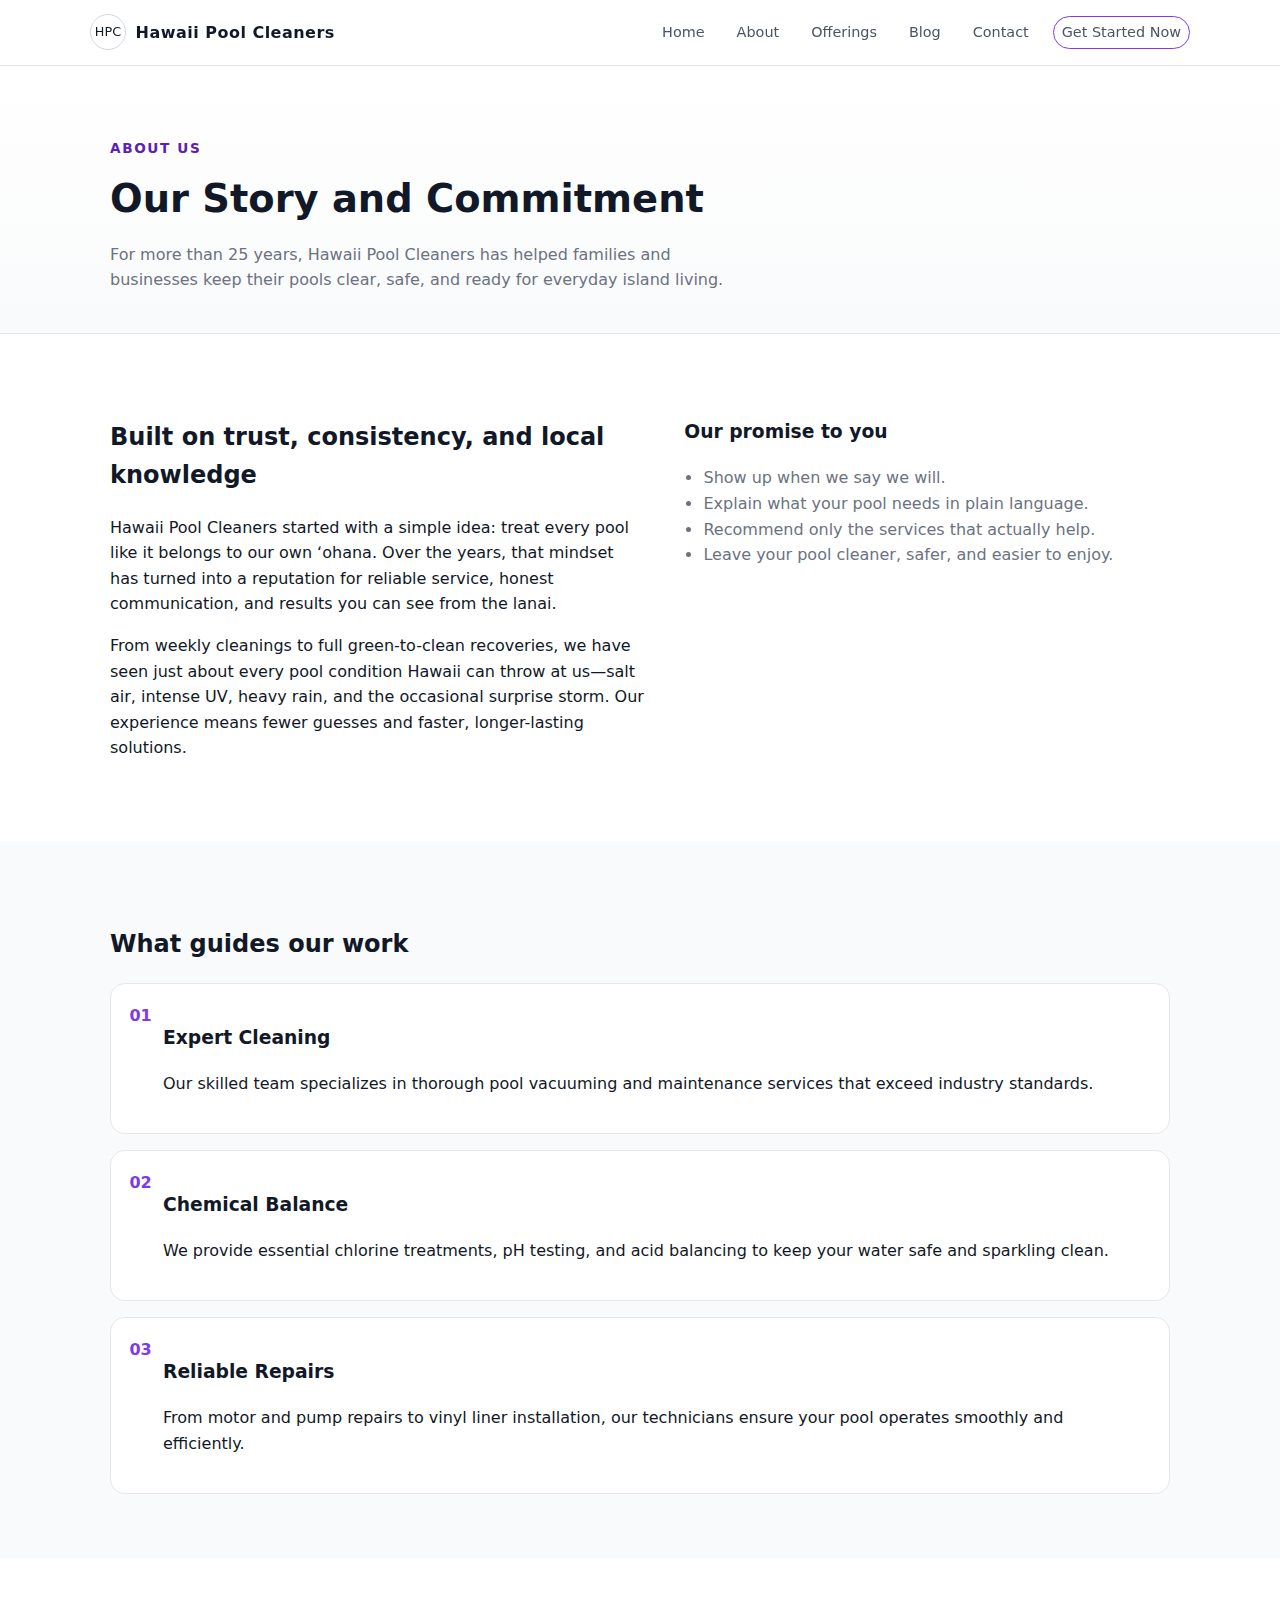
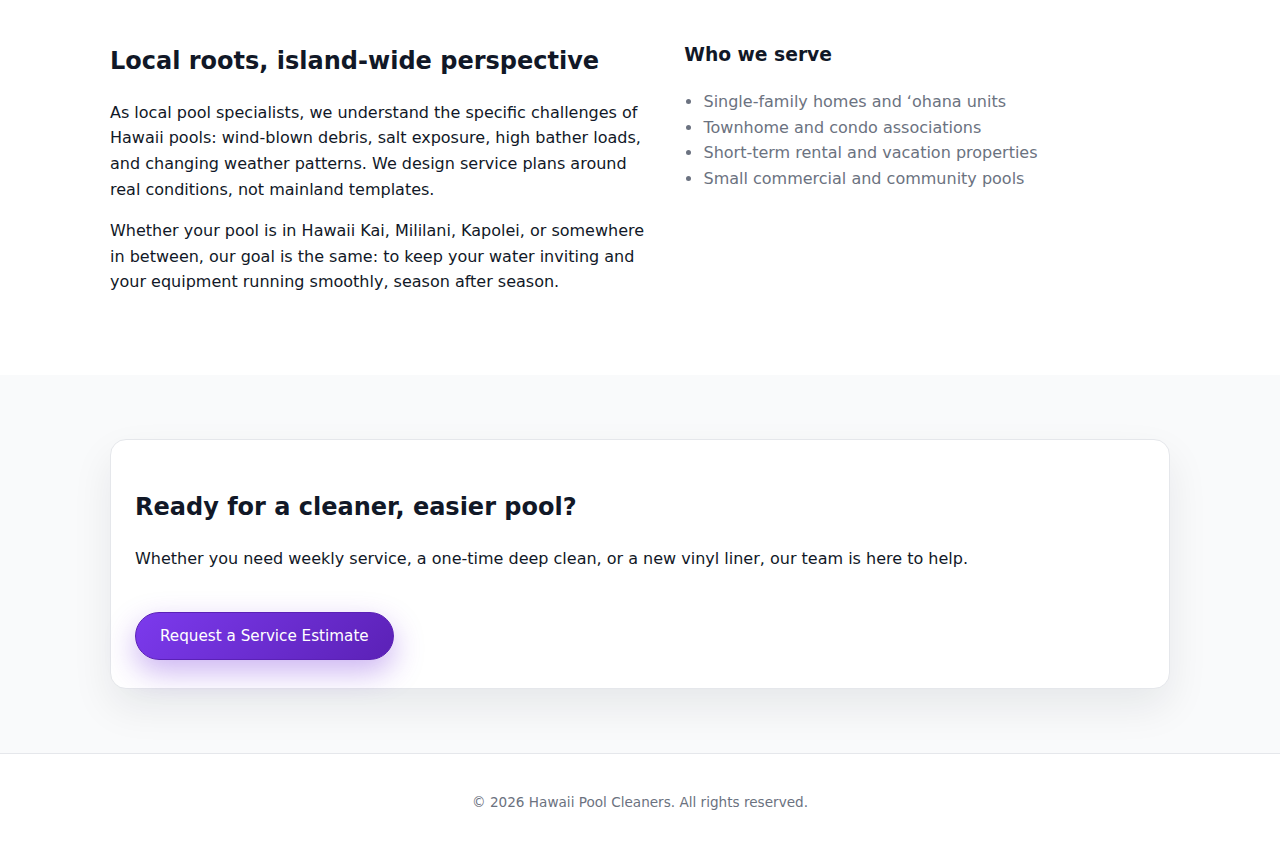
<file: about.html>
<!doctype html>
<html lang="en">
<head>
  <meta charset="utf-8" />
  <title>About | Hawaii Pool Cleaners</title>
  <meta name="viewport" content="width=device-width, initial-scale=1" />
  <meta name="description"
        content="Learn about Hawaii Pool Cleaners, our 25-year history, and our commitment to keeping Hawaii pools clean, safe, and beautiful." />
  <link rel="stylesheet" href="styles.css" />
</head>
<body>
  <!-- HEADER -->
  <header class="site-header">
    <div class="container header-inner">
      <a href="index.html" class="brand">
        <div class="brand-mark">HPC</div>
        <div class="brand-text">
          <span class="brand-name">Hawaii Pool Cleaners</span>
        </div>
      </a>
      <nav class="nav">
        <a href="index.html">Home</a>
        <a href="about.html">About</a>
        <a href="offerings.html">Offerings</a>
        <a href="blog.html">Blog</a>
        <a href="contact.html">Contact</a>
        <a href="contact.html" class="nav-cta">Get Started Now</a>
      </nav>
    </div>
  </header>

  <main>
    <!-- PAGE HERO -->
    <section class="page-hero">
      <div class="container">
        <p class="page-kicker">About Us</p>
        <h1>Our Story and Commitment</h1>
        <p class="page-intro">
          For more than 25 years, Hawaii Pool Cleaners has helped families and businesses
          keep their pools clear, safe, and ready for everyday island living.
        </p>
      </div>
    </section>

    <!-- STORY -->
    <section class="section">
      <div class="container two-column">
        <div>
          <h2>Built on trust, consistency, and local knowledge</h2>
          <p>
            Hawaii Pool Cleaners started with a simple idea: treat every pool like it belongs
            to our own ʻohana. Over the years, that mindset has turned into a reputation for
            reliable service, honest communication, and results you can see from the lanai.
          </p>
          <p>
            From weekly cleanings to full green-to-clean recoveries, we have seen just about
            every pool condition Hawaii can throw at us—salt air, intense UV, heavy rain, and
            the occasional surprise storm. Our experience means fewer guesses and faster,
            longer-lasting solutions.
          </p>
        </div>

        <div>
          <h3>Our promise to you</h3>
          <ul class="contact-list">
            <li>Show up when we say we will.</li>
            <li>Explain what your pool needs in plain language.</li>
            <li>Recommend only the services that actually help.</li>
            <li>Leave your pool cleaner, safer, and easier to enjoy.</li>
          </ul>
        </div>
      </div>
    </section>

    <!-- PILLARS (reusing your 01 / 02 / 03) -->
    <section class="section section-light">
      <div class="container">
        <h2>What guides our work</h2>

        <div class="pillars">
          <article class="pillar">
            <div class="pillar-number">01</div>
            <h3>Expert Cleaning</h3>
            <p>
              Our skilled team specializes in thorough pool vacuuming and maintenance
              services that exceed industry standards.
            </p>
          </article>

          <article class="pillar">
            <div class="pillar-number">02</div>
            <h3>Chemical Balance</h3>
            <p>
              We provide essential chlorine treatments, pH testing, and acid balancing
              to keep your water safe and sparkling clean.
            </p>
          </article>

          <article class="pillar">
            <div class="pillar-number">03</div>
            <h3>Reliable Repairs</h3>
            <p>
              From motor and pump repairs to vinyl liner installation, our technicians
              ensure your pool operates smoothly and efficiently.
            </p>
          </article>
        </div>
      </div>
    </section>

    <!-- TEAM / LOCAL ROOTS -->
    <section class="section">
      <div class="container two-column">
        <div>
          <h2>Local roots, island-wide perspective</h2>
          <p>
            As local pool specialists, we understand the specific challenges of Hawaii pools:
            wind-blown debris, salt exposure, high bather loads, and changing weather patterns.
            We design service plans around real conditions, not mainland templates.
          </p>
          <p>
            Whether your pool is in Hawaii Kai, Mililani, Kapolei, or somewhere in between,
            our goal is the same: to keep your water inviting and your equipment running
            smoothly, season after season.
          </p>
        </div>

        <div>
          <h3>Who we serve</h3>
          <ul class="contact-list">
            <li>Single-family homes and ʻohana units</li>
            <li>Townhome and condo associations</li>
            <li>Short-term rental and vacation properties</li>
            <li>Small commercial and community pools</li>
          </ul>
        </div>
      </div>
    </section>

    <!-- CTA -->
    <section class="section section-light">
      <div class="container">
        <div class="cta-panel">
          <div>
            <h2>Ready for a cleaner, easier pool?</h2>
            <p>
              Whether you need weekly service, a one-time deep clean, or a new vinyl liner,
              our team is here to help.
            </p>
          </div>
          <div>
            <a href="contact.html" class="btn-primary">Request a Service Estimate</a>
          </div>
        </div>
      </div>
    </section>
  </main>

  <footer class="site-footer">
    <div class="container footer-inner">
      <p>© <span id="year"></span> Hawaii Pool Cleaners. All rights reserved.</p>
    </div>
    <script>
      document.getElementById('year').textContent = new Date().getFullYear();
    </script>
  </footer>
</body>
</html>
</file>
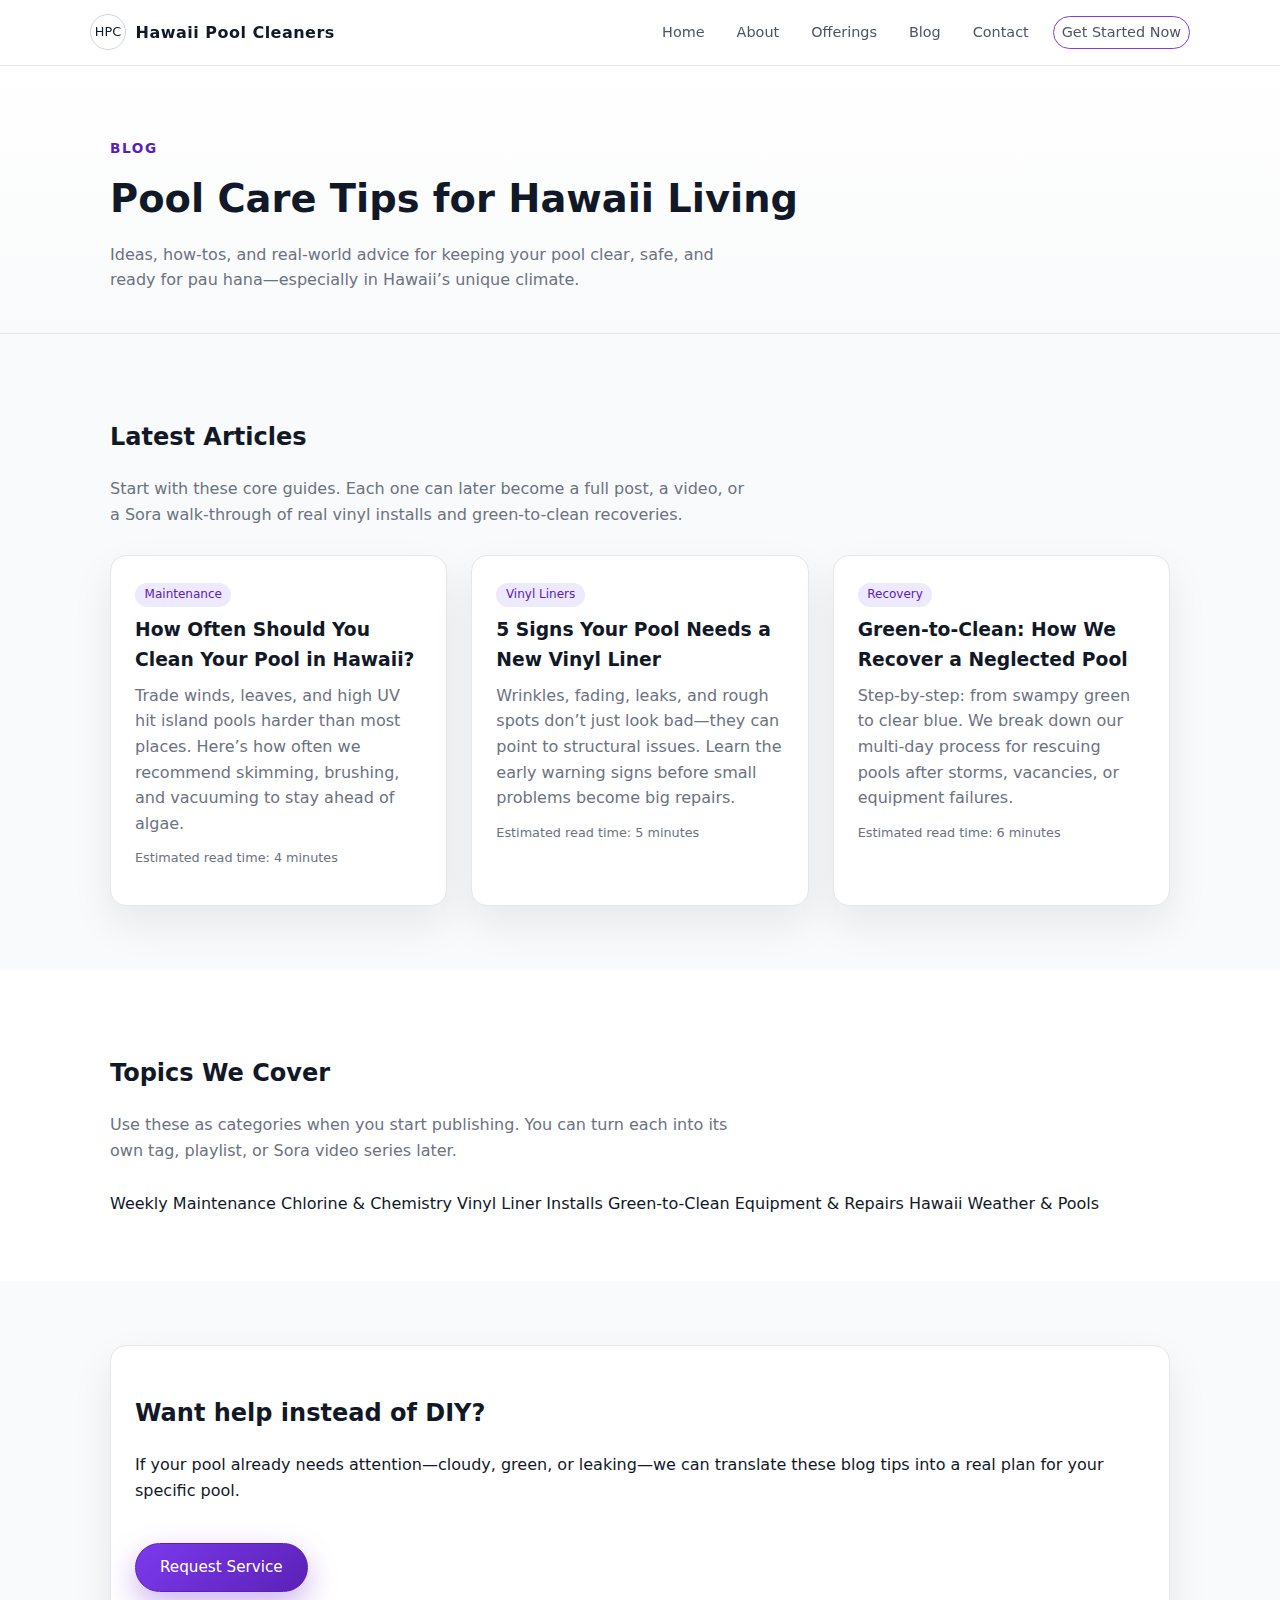
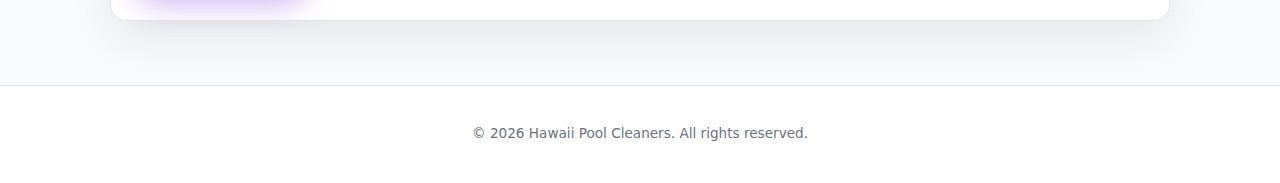
<file: blog.html>
<!doctype html>
<html lang="en">
<head>
  <meta charset="utf-8" />
  <title>Blog | Hawaii Pool Cleaners</title>
  <meta name="viewport" content="width=device-width, initial-scale=1" />
  <meta name="description"
        content="Pool care tips, vinyl liner guidance, and maintenance advice from Hawaii Pool Cleaners." />
  <link rel="stylesheet" href="styles.css" />
</head>
<body>
  <!-- HEADER -->
  <header class="site-header">
    <div class="container header-inner">
      <a href="index.html" class="brand">
        <div class="brand-mark">HPC</div>
        <div class="brand-text">
          <span class="brand-name">Hawaii Pool Cleaners</span>
        </div>
      </a>
      <nav class="nav">
        <a href="index.html">Home</a>
        <a href="about.html">About</a>
        <a href="offerings.html">Offerings</a>
        <a href="blog.html">Blog</a>
        <a href="contact.html">Contact</a>
        <a href="contact.html" class="nav-cta">Get Started Now</a>
      </nav>
    </div>
  </header>

  <main>
    <!-- PAGE HERO -->
    <section class="page-hero">
      <div class="container">
        <p class="page-kicker">Blog</p>
        <h1>Pool Care Tips for Hawaii Living</h1>
        <p class="page-intro">
          Ideas, how-tos, and real-world advice for keeping your pool clear, safe, and ready for
          pau hana—especially in Hawaii’s unique climate.
        </p>
      </div>
    </section>

    <!-- LATEST ARTICLES -->
    <section class="section section-light">
      <div class="container">
        <h2>Latest Articles</h2>
        <p class="blog-intro">
          Start with these core guides. Each one can later become a full post, a video, or a Sora
          walk-through of real vinyl installs and green-to-clean recoveries.
        </p>

        <div class="cards-grid three">
          <article class="card">
            <span class="badge">Maintenance</span>
            <h3>How Often Should You Clean Your Pool in Hawaii?</h3>
            <p>
              Trade winds, leaves, and high UV hit island pools harder than most places.
              Here’s how often we recommend skimming, brushing, and vacuuming to stay ahead of algae.
            </p>
            <p class="post-meta">Estimated read time: 4 minutes</p>
          </article>

          <article class="card">
            <span class="badge">Vinyl Liners</span>
            <h3>5 Signs Your Pool Needs a New Vinyl Liner</h3>
            <p>
              Wrinkles, fading, leaks, and rough spots don’t just look bad—they can point to structural
              issues. Learn the early warning signs before small problems become big repairs.
            </p>
            <p class="post-meta">Estimated read time: 5 minutes</p>
          </article>

          <article class="card">
            <span class="badge">Recovery</span>
            <h3>Green-to-Clean: How We Recover a Neglected Pool</h3>
            <p>
              Step-by-step: from swampy green to clear blue. We break down our multi-day process for
              rescuing pools after storms, vacancies, or equipment failures.
            </p>
            <p class="post-meta">Estimated read time: 6 minutes</p>
          </article>
        </div>
      </div>
    </section>

    <!-- CATEGORY ROW / FUTURE CONTENT -->
    <section class="section">
      <div class="container">
        <h2>Topics We Cover</h2>
        <p class="blog-intro">
          Use these as categories when you start publishing. You can turn each into its own tag,
          playlist, or Sora video series later.
        </p>

        <div class="pill-list">
          <span class="pill">Weekly Maintenance</span>
          <span class="pill">Chlorine & Chemistry</span>
          <span class="pill">Vinyl Liner Installs</span>
          <span class="pill">Green-to-Clean</span>
          <span class="pill">Equipment & Repairs</span>
          <span class="pill">Hawaii Weather & Pools</span>
        </div>
      </div>
    </section>

    <!-- SIMPLE CTA -->
    <section class="section section-light">
      <div class="container">
        <div class="cta-panel">
          <div>
            <h2>Want help instead of DIY?</h2>
            <p>
              If your pool already needs attention—cloudy, green, or leaking—we can
              translate these blog tips into a real plan for your specific pool.
            </p>
          </div>
          <div>
            <a href="contact.html" class="btn-primary">Request Service</a>
          </div>
        </div>
      </div>
    </section>
  </main>

  <footer class="site-footer">
    <div class="container footer-inner">
      <p>© <span id="year"></span> Hawaii Pool Cleaners. All rights reserved.</p>
    </div>
    <script>
      document.getElementById('year').textContent = new Date().getFullYear();
    </script>
  </footer>
</body>
</html>
</file>
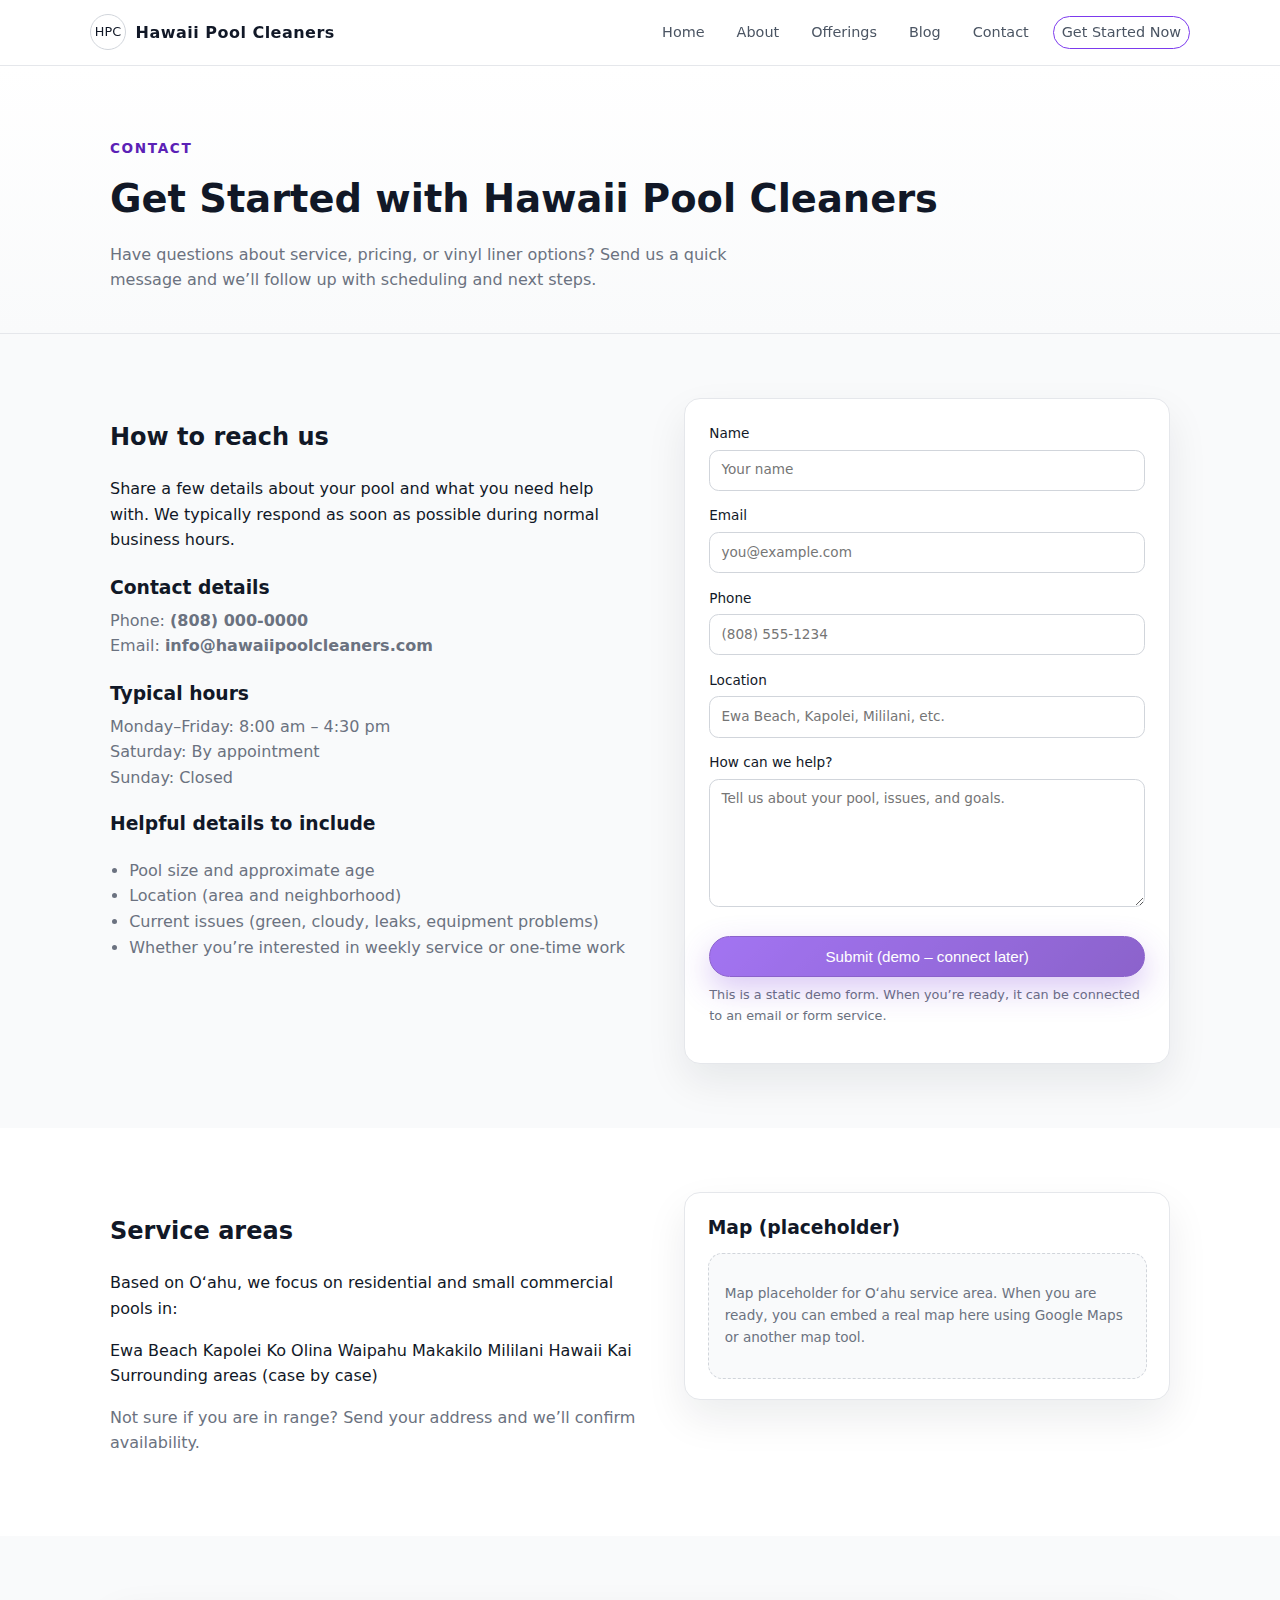
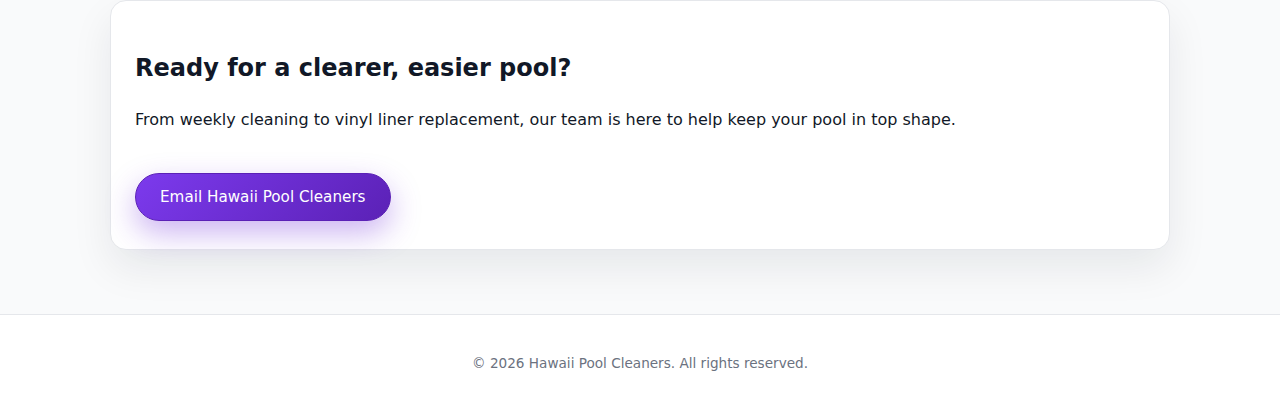
<file: contact.html>
<!doctype html>
<html lang="en">
<head>
  <meta charset="utf-8" />
  <title>Contact | Hawaii Pool Cleaners</title>
  <meta name="viewport" content="width=device-width, initial-scale=1" />
  <meta name="description"
        content="Contact Hawaii Pool Cleaners to request pool cleaning, repair, and vinyl liner service across Oahu." />
  <link rel="stylesheet" href="styles.css" />
</head>
<body>
  <!-- HEADER -->
  <header class="site-header">
    <div class="container header-inner">
      <a href="index.html" class="brand">
        <div class="brand-mark">HPC</div>
        <div class="brand-text">
          <span class="brand-name">Hawaii Pool Cleaners</span>
        </div>
      </a>
      <nav class="nav">
        <a href="index.html">Home</a>
        <a href="about.html">About</a>
        <a href="offerings.html">Offerings</a>
        <a href="blog.html">Blog</a>
        <a href="contact.html">Contact</a>
        <a href="contact.html" class="nav-cta">Get Started Now</a>
      </nav>
    </div>
  </header>

  <main>
    <!-- PAGE HERO -->
    <section class="page-hero">
      <div class="container">
        <p class="page-kicker">Contact</p>
        <h1>Get Started with Hawaii Pool Cleaners</h1>
        <p class="page-intro">
          Have questions about service, pricing, or vinyl liner options? Send us a quick message and
          we’ll follow up with scheduling and next steps.
        </p>
      </div>
    </section>

    <!-- CONTACT FORM + INFO -->
    <section class="section section-light">
      <div class="container contact-layout">
        <div class="contact-info">
          <h2>How to reach us</h2>
          <p>
            Share a few details about your pool and what you need help with. We typically respond
            as soon as possible during normal business hours.
          </p>

          <div class="contact-meta">
            <h3>Contact details</h3>
            <p>
              Phone: <strong>(808) 000-0000</strong><br />
              Email: <strong>info@hawaiipoolcleaners.com</strong><br />
            </p>

            <h3>Typical hours</h3>
            <p>
              Monday–Friday: 8:00 am – 4:30 pm<br />
              Saturday: By appointment<br />
              Sunday: Closed
            </p>
          </div>

          <h3>Helpful details to include</h3>
          <ul class="contact-list">
            <li>Pool size and approximate age</li>
            <li>Location (area and neighborhood)</li>
            <li>Current issues (green, cloudy, leaks, equipment problems)</li>
            <li>Whether you’re interested in weekly service or one-time work</li>
          </ul>
        </div>

        <form class="contact-form">
          <label>
            Name
            <input type="text" name="name" placeholder="Your name" required />
          </label>
          <label>
            Email
            <input type="email" name="email" placeholder="you@example.com" required />
          </label>
          <label>
            Phone
            <input type="tel" name="phone" placeholder="(808) 555-1234" />
          </label>
          <label>
            Location
            <input type="text" name="location" placeholder="Ewa Beach, Kapolei, Mililani, etc." />
          </label>
          <label>
            How can we help?
            <textarea name="message" rows="5"
              placeholder="Tell us about your pool, issues, and goals."></textarea>
          </label>
          <button type="submit" class="btn-primary" disabled>
            Submit (demo – connect later)
          </button>
          <p class="form-note">
            This is a static demo form. When you’re ready, it can be connected to an email or form service.
          </p>
        </form>
      </div>
    </section>

    <!-- SERVICE AREAS + MAP PLACEHOLDER -->
    <section class="section">
      <div class="container two-column">
        <div>
          <h2>Service areas</h2>
          <p>
            Based on Oʻahu, we focus on residential and small commercial pools in:
          </p>
          <div class="pill-list">
            <span class="pill">Ewa Beach</span>
            <span class="pill">Kapolei</span>
            <span class="pill">Ko Olina</span>
            <span class="pill">Waipahu</span>
            <span class="pill">Makakilo</span>
            <span class="pill">Mililani</span>
            <span class="pill">Hawaii Kai</span>
            <span class="pill">Surrounding areas (case by case)</span>
          </div>
          <p style="margin-top:1rem; color:#6b7280;">
            Not sure if you are in range? Send your address and we’ll confirm availability.
          </p>
        </div>

        <div class="map-card">
          <h3>Map (placeholder)</h3>
          <div class="map-placeholder">
            <p>
              Map placeholder for Oʻahu service area.  
              When you are ready, you can embed a real map here using Google Maps or another map tool.
            </p>
          </div>
        </div>
      </div>
    </section>

    <!-- FINAL CTA -->
    <section class="section section-light">
      <div class="container">
        <div class="cta-panel">
          <div>
            <h2>Ready for a clearer, easier pool?</h2>
            <p>
              From weekly cleaning to vinyl liner replacement, our team is here to help keep your
              pool in top shape.
            </p>
          </div>
          <div>
            <a href="mailto:info@hawaiipoolcleaners.com" class="btn-primary">
              Email Hawaii Pool Cleaners
            </a>
          </div>
        </div>
      </div>
    </section>
  </main>

  <footer class="site-footer">
    <div class="container footer-inner">
      <p>© <span id="year"></span> Hawaii Pool Cleaners. All rights reserved.</p>
    </div>
    <script>
      document.getElementById('year').textContent = new Date().getFullYear();
    </script>
  </footer>
</body>
</html>
</file>
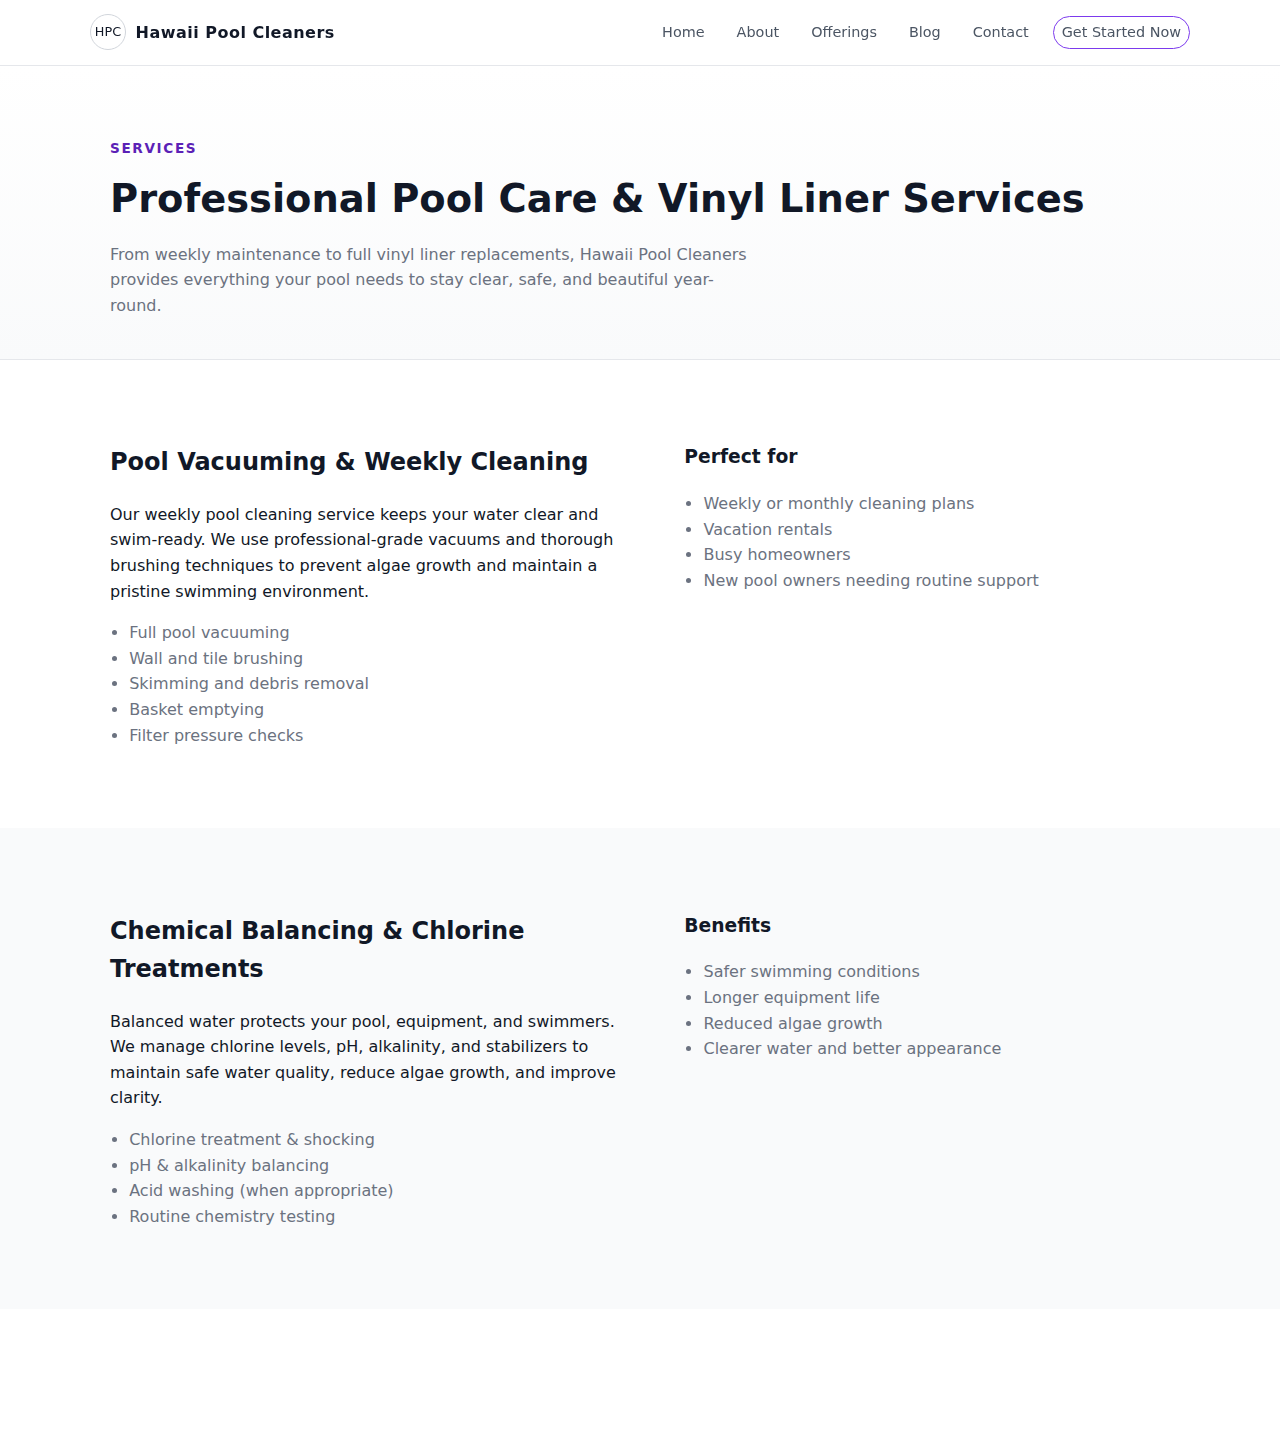
<file: offerings.html>
<!doctype html>
<html lang="en">
<head>
  <meta charset="utf-8" />
  <title>Offerings | Hawaii Pool Cleaners</title>
  <meta name="viewport" content="width=device-width, initial-scale=1" />
  <meta name="description"
        content="Explore all Hawaii Pool Cleaners services including weekly cleaning, vacuuming, chemical balancing, vinyl liner installation, repairs, and green-to-clean recovery." />
  <link rel="stylesheet" href="styles.css" />
</head>

<body>
  <!-- HEADER -->
  <header class="site-header">
    <div class="container header-inner">
      <a href="index.html" class="brand">
        <div class="brand-mark">HPC</div>
        <div class="brand-text">
          <span class="brand-name">Hawaii Pool Cleaners</span>
        </div>
      </a>
      <nav class="nav">
        <a href="index.html">Home</a>
        <a href="about.html">About</a>
        <a href="offerings.html">Offerings</a>
        <a href="blog.html">Blog</a>
        <a href="contact.html">Contact</a>
        <a href="contact.html" class="nav-cta">Get Started Now</a>
      </nav>
    </div>
  </header>

  <main>
    <!-- PAGE HERO -->
    <section class="page-hero">
      <div class="container">
        <p class="page-kicker">Services</p>
        <h1>Professional Pool Care & Vinyl Liner Services</h1>
        <p class="page-intro">
          From weekly maintenance to full vinyl liner replacements, Hawaii Pool Cleaners provides
          everything your pool needs to stay clear, safe, and beautiful year-round.
        </p>
      </div>
    </section>

    <!-- SERVICE SECTION: VACUUMING -->
    <section class="section">
      <div class="container two-column">
        <div>
          <h2>Pool Vacuuming & Weekly Cleaning</h2>
          <p>
            Our weekly pool cleaning service keeps your water clear and swim-ready. We
            use professional-grade vacuums and thorough brushing techniques to prevent
            algae growth and maintain a pristine swimming environment.
          </p>
          <ul class="contact-list">
            <li>Full pool vacuuming</li>
            <li>Wall and tile brushing</li>
            <li>Skimming and debris removal</li>
            <li>Basket emptying</li>
            <li>Filter pressure checks</li>
          </ul>
        </div>

        <div>
          <h3>Perfect for</h3>
          <ul class="contact-list">
            <li>Weekly or monthly cleaning plans</li>
            <li>Vacation rentals</li>
            <li>Busy homeowners</li>
            <li>New pool owners needing routine support</li>
          </ul>
        </div>
      </div>
    </section>

    <!-- SERVICE SECTION: CHEMISTRY -->
    <section class="section section-light">
      <div class="container two-column">
        <div>
          <h2>Chemical Balancing & Chlorine Treatments</h2>
          <p>
            Balanced water protects your pool, equipment, and swimmers. We manage chlorine
            levels, pH, alkalinity, and stabilizers to maintain safe water quality,
            reduce algae growth, and improve clarity.
          </p>
          <ul class="contact-list">
            <li>Chlorine treatment & shocking</li>
            <li>pH & alkalinity balancing</li>
            <li>Acid washing (when appropriate)</li>
            <li>Routine chemistry testing</li>
          </ul>
        </div>

        <div>
          <h3>Benefits</h3>
          <ul class="contact-list">
            <li>Safer swimming conditions</li>
            <li>Longer equipment life</li>
            <li>Reduced algae growth</li>
            <li>Clearer water and better appearance</li>
          </ul>
        </div>
      </div>
    </section>

    <!-- SERVICE SECTION: VINYL -->
    <section class="section">
      <div class
</file>
<file: styles.css>
:root {
  --bg: #ffffff;
  --bg-alt: #f9fafb;
  --text-main: #111827;
  --text-muted: #6b7280;
  --border-subtle: #e5e7eb;
  --accent: #7c3aed;       /* purple */
  --accent-dark: #5b21b6;
  --accent-soft: #ede9fe;
  --radius-lg: 1rem;
  --shadow-soft: 0 18px 40px rgba(15, 23, 42, 0.08);
  --max-width: 1100px;
}

*,
*::before,
*::after {
  box-sizing: border-box;
}

body {
  margin: 0;
  font-family: system-ui, -apple-system, BlinkMacSystemFont, "Segoe UI", sans-serif;
  line-height: 1.6;
  color: var(--text-main);
  background: var(--bg);
}

/* Layout */

.container {
  width: 100%;
  max-width: var(--max-width);
  margin: 0 auto;
  padding: 0 1.25rem;
}

.section {
  padding: 4rem 0;
}

.section-light {
  background: var(--bg-alt);
}

.section-header {
  display: flex;
  justify-content: space-between;
  align-items: baseline;
  gap: 1rem;
  margin-bottom: 1.75rem;
}

.section-header h2 {
  margin: 0;
}

.section-link {
  font-size: 0.9rem;
  color: var(--accent);
  text-decoration: none;
}

/* Header */

.site-header {
  position: sticky;
  top: 0;
  z-index: 10;
  background: rgba(255, 255, 255, 0.98);
  border-bottom: 1px solid #e5e7eb;
  backdrop-filter: blur(14px);
}

.header-inner {
  display: flex;
  justify-content: space-between;
  align-items: center;
  padding: 0.9rem 0;
}

.brand {
  display: inline-flex;
  align-items: center;
  gap: 0.6rem;
  text-decoration: none;
  color: inherit;
}

.brand-mark {
  width: 36px;
  height: 36px;
  border-radius: 999px;
  border: 1px solid #d1d5db;
  display: flex;
  align-items: center;
  justify-content: center;
  font-size: 0.8rem;
}

.brand-name {
  font-weight: 600;
  letter-spacing: 0.03em;
}

.nav {
  display: flex;
  gap: 1rem;
  font-size: 0.9rem;
  align-items: center;
}

.nav a {
  color: #4b5563;
  text-decoration: none;
  padding: 0.25rem 0.5rem;
  border-radius: 999px;
}

.nav a:hover {
  background: #f3f4f6;
}

.nav-cta {
  border: 1px solid var(--accent);
  color: var(--accent);
}

/* Hero */

.hero {
  padding: 4rem 0 0;
}

.hero-inner {
  padding-bottom: 3rem;
}

.hero-eyebrow {
  font-size: 0.9rem;
  font-weight: 600;
  color: var(--accent-dark);
  text-transform: uppercase;
  letter-spacing: 0.08em;
  margin-bottom: 0.75rem;
}

.hero h1 {
  margin: 0 0 1rem;
  font-size: clamp(2.1rem, 3.2vw, 2.9rem);
}

.hero-subtitle {
  margin: 0 0 1.5rem;
  max-width: 600px;
  color: var(--text-muted);
}

.hero-actions {
  display: flex;
  gap: 1rem;
}

/* Hero image band */

.hero-image-band {
  height: 260px;
  background-image: url("img/pool-grid.jpg"); /* replace with your own image */
  background-size: cover;
  background-position: center;
}

/* Buttons */

.btn-primary {
  display: inline-flex;
  align-items: center;
  justify-content: center;
  padding: 0.7rem 1.5rem;
  border-radius: 999px;
  border: 1px solid var(--accent-dark);
  background: linear-gradient(135deg, var(--accent), var(--accent-dark));
  color: #ffffff;
  font-size: 0.95rem;
  font-weight: 500;
  cursor: pointer;
  text-decoration: none;
  box-shadow: 0 12px 30px rgba(109, 40, 217, 0.35);
}

.btn-primary:hover {
  filter: brightness(1.03);
}

/* Cards */

.cards-grid {
  display: grid;
  grid-template-columns: repeat(auto-fit, minmax(220px, 1fr));
  gap: 1.5rem;
}

.cards-grid.three {
  grid-template-columns: repeat(auto-fit, minmax(240px, 1fr));
}

.card {
  background: #ffffff;
  border-radius: var(--radius-lg);
  padding: 1.5rem;
  border: 1px solid var(--border-subtle);
  box-shadow: var(--shadow-soft);
}

.card h3 {
  margin-top: 0;
  margin-bottom: 0.5rem;
}

.card p {
  margin: 0 0 0.75rem;
  color: var(--text-muted);
}

.card-link {
  font-size: 0.9rem;
  color: var(--accent);
  text-decoration: none;
}

/* Story / pillars */

.two-column {
  display: grid;
  grid-template-columns: minmax(0, 1.1fr) minmax(0, 1fr);
  gap: 2.5rem;
  align-items: flex-start;
}

.text-link {
  display: inline-block;
  margin-top: 0.75rem;
  font-size: 0.9rem;
  color: var(--accent);
  text-decoration: none;
}

.pillars {
  display: grid;
  gap: 1rem;
}

.pillar {
  position: relative;
  padding: 1.25rem 1.25rem 1.25rem 3.25rem;
  border-radius: 0.9rem;
  border: 1px solid var(--border-subtle);
  background: #ffffff;
}

.pillar-number {
  position: absolute;
  left: 1.15rem;
  top: 1.2rem;
  font-weight: 600;
  color: var(--accent);
}

/* Testimonials */

.testimonials {
  display: grid;
  grid-template-columns: repeat(auto-fit, minmax(260px, 1fr));
  gap: 1.5rem;
  margin-top: 1.5rem;
}

.testimonial {
  border-radius: var(--radius-lg);
  background: #ffffff;
  border: 1px solid var(--border-subtle);
  padding: 1.5rem;
  box-shadow: var(--shadow-soft);
}

.testimonial-quote {
  margin: 0 0 0.8rem;
  color: var(--text-muted);
}

.testimonial-name {
  margin: 0;
  font-weight: 500;
}

/* Contact */

.contact-layout {
  display: grid;
  grid-template-columns: minmax(0, 1.1fr) minmax(0, 1fr);
  gap: 2.5rem;
  align-items: flex-start;
}

.contact-list {
  padding-left: 1.2rem;
  color: var(--text-muted);
}

.contact-form {
  background: #ffffff;
  border-radius: var(--radius-lg);
  border: 1px solid var(--border-subtle);
  padding: 1.5rem;
  box-shadow: var(--shadow-soft);
}

.contact-form label {
  display: block;
  font-size: 0.85rem;
  margin-bottom: 0.9rem;
}

.contact-form input,
.contact-form textarea {
  width: 100%;
  margin-top: 0.3rem;
  padding: 0.55rem 0.7rem;
  border-radius: 0.6rem;
  border: 1px solid #d1d5db;
  font: inherit;
}

.contact-form input:focus,
.contact-form textarea:focus {
  outline: 1px solid var(--accent);
  border-color: var(--accent);
}

.contact-form button {
  width: 100%;
  margin-top: 0.5rem;
  opacity: 0.7;
  cursor: not-allowed;
}

.form-note {
  margin-top: 0.5rem;
  font-size: 0.8rem;
  color: var(--text-muted);
}

/* Footer */

.site-footer {
  border-top: 1px solid #e5e7eb;
  padding: 1.5rem 0;
  background: #ffffff;
}

.footer-inner {
  text-align: center;
  font-size: 0.85rem;
  color: var(--text-muted);
}

/* Responsive */

@media (max-width: 900px) {
  .two-column,
  .contact-layout {
    grid-template-columns: minmax(0, 1fr);
  }

  .nav {
    display: none; /* simple: no mobile menu yet */
  }
}
/* Contact page extras */

.contact-info {
  max-width: 520px;
}

.contact-meta h3 {
  margin-top: 1.25rem;
  margin-bottom: 0.3rem;
}

.contact-meta p {
  margin: 0;
  color: var(--text-muted);
}

.map-card {
  border-radius: var(--radius-lg);
  border: 1px solid var(--border-subtle);
  padding: 1.25rem 1.4rem;
  background: #ffffff;
  box-shadow: var(--shadow-soft);
}

.map-card h3 {
  margin-top: 0;
  margin-bottom: 0.6rem;
}

.map-placeholder {
  border-radius: 0.9rem;
  border: 1px dashed #d1d5db;
  background: #f9fafb;
  padding: 1rem;
  font-size: 0.85rem;
  color: var(--text-muted);
}

/* Inner page hero (About, Offerings, Blog, Contact) */

.page-hero {
  padding: 4.5rem 0 2.5rem;
  background: linear-gradient(to bottom, #ffffff, #f9fafb);
  border-bottom: 1px solid #e5e7eb;
}

.page-kicker {
  font-size: 0.85rem;
  font-weight: 600;
  letter-spacing: 0.12em;
  text-transform: uppercase;
  color: var(--accent-dark);
  margin: 0 0 0.5rem;
}

.page-hero h1 {
  margin: 0 0 0.8rem;
  font-size: clamp(2rem, 3vw, 2.5rem);
}

.page-intro {
  margin: 0;
  max-width: 640px;
  color: var(--text-muted);
}

/* Blog helpers */

.blog-intro {
  max-width: 640px;
  margin: 0 0 1.75rem;
  color: var(--text-muted);
}

.badge {
  display: inline-block;
  padding: 0.15rem 0.6rem;
  border-radius: 999px;
  background: var(--accent-soft);
  color: var(--accent-dark);
  font-size: 0.75rem;
  font-weight: 500;
  margin-bottom: 0.5rem;
}

.post-meta {
  margin: 0.35rem 0 0;
  font-size: 0.8rem;
  color: var(--text-muted);
}

/* CTA panel reused across pages */

.cta-panel {
  display: flex;
  flex-wrap: wrap;
  justify-content: space-between;
  gap: 1.5rem;
  align-items: center;
  padding: 1.75rem 1.5rem;
  border-radius: 1rem;
  background: #ffffff;
  border: 1px solid var(--border-subtle);
  box-shadow: var(--shadow-soft);
}

@media (max-width: 900px) {
  .cta-panel {
    flex-direction: column;
    align-items: flex-start;
  }
}


@media (max-width: 600px) {
  .section {
    padding: 3rem 0;
  }

  .hero {
    padding-top: 3.2rem;
  }

  .hero-image-band {
    height: 200px;
  }
}
</file>
